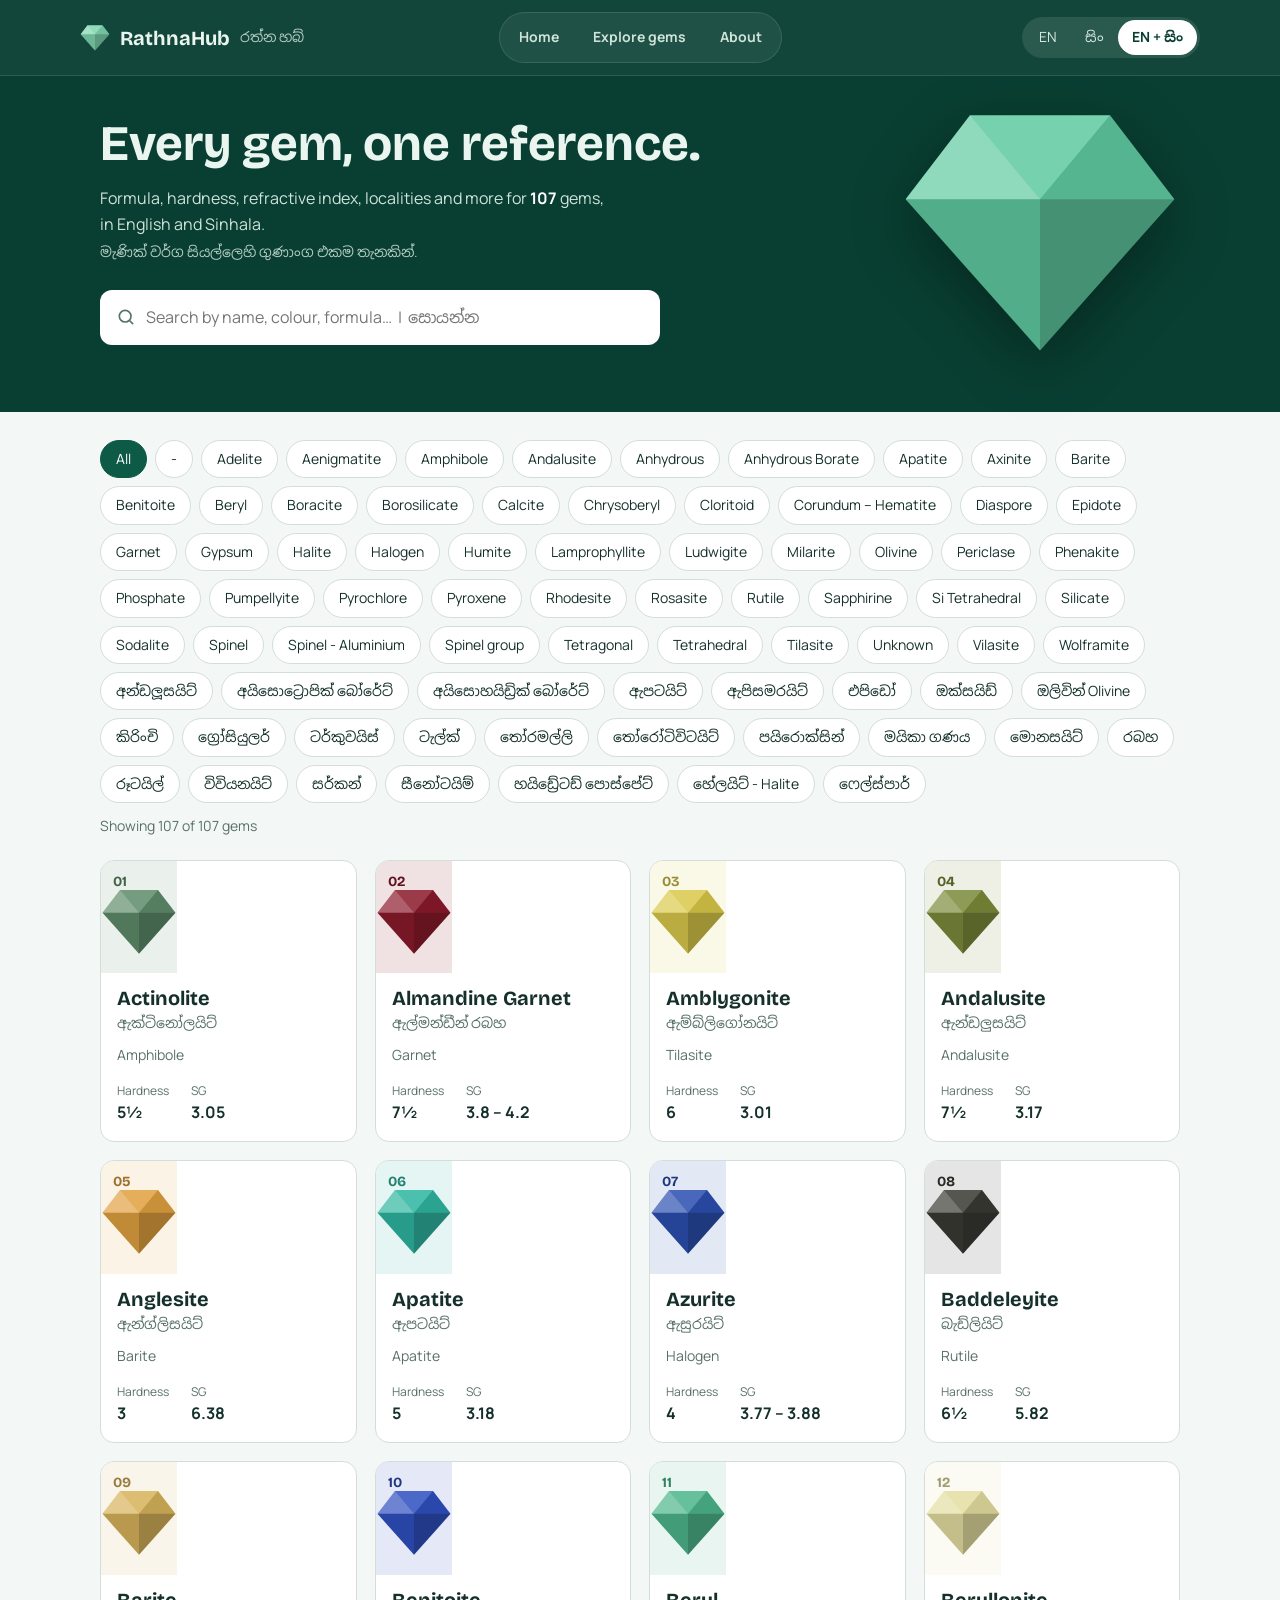
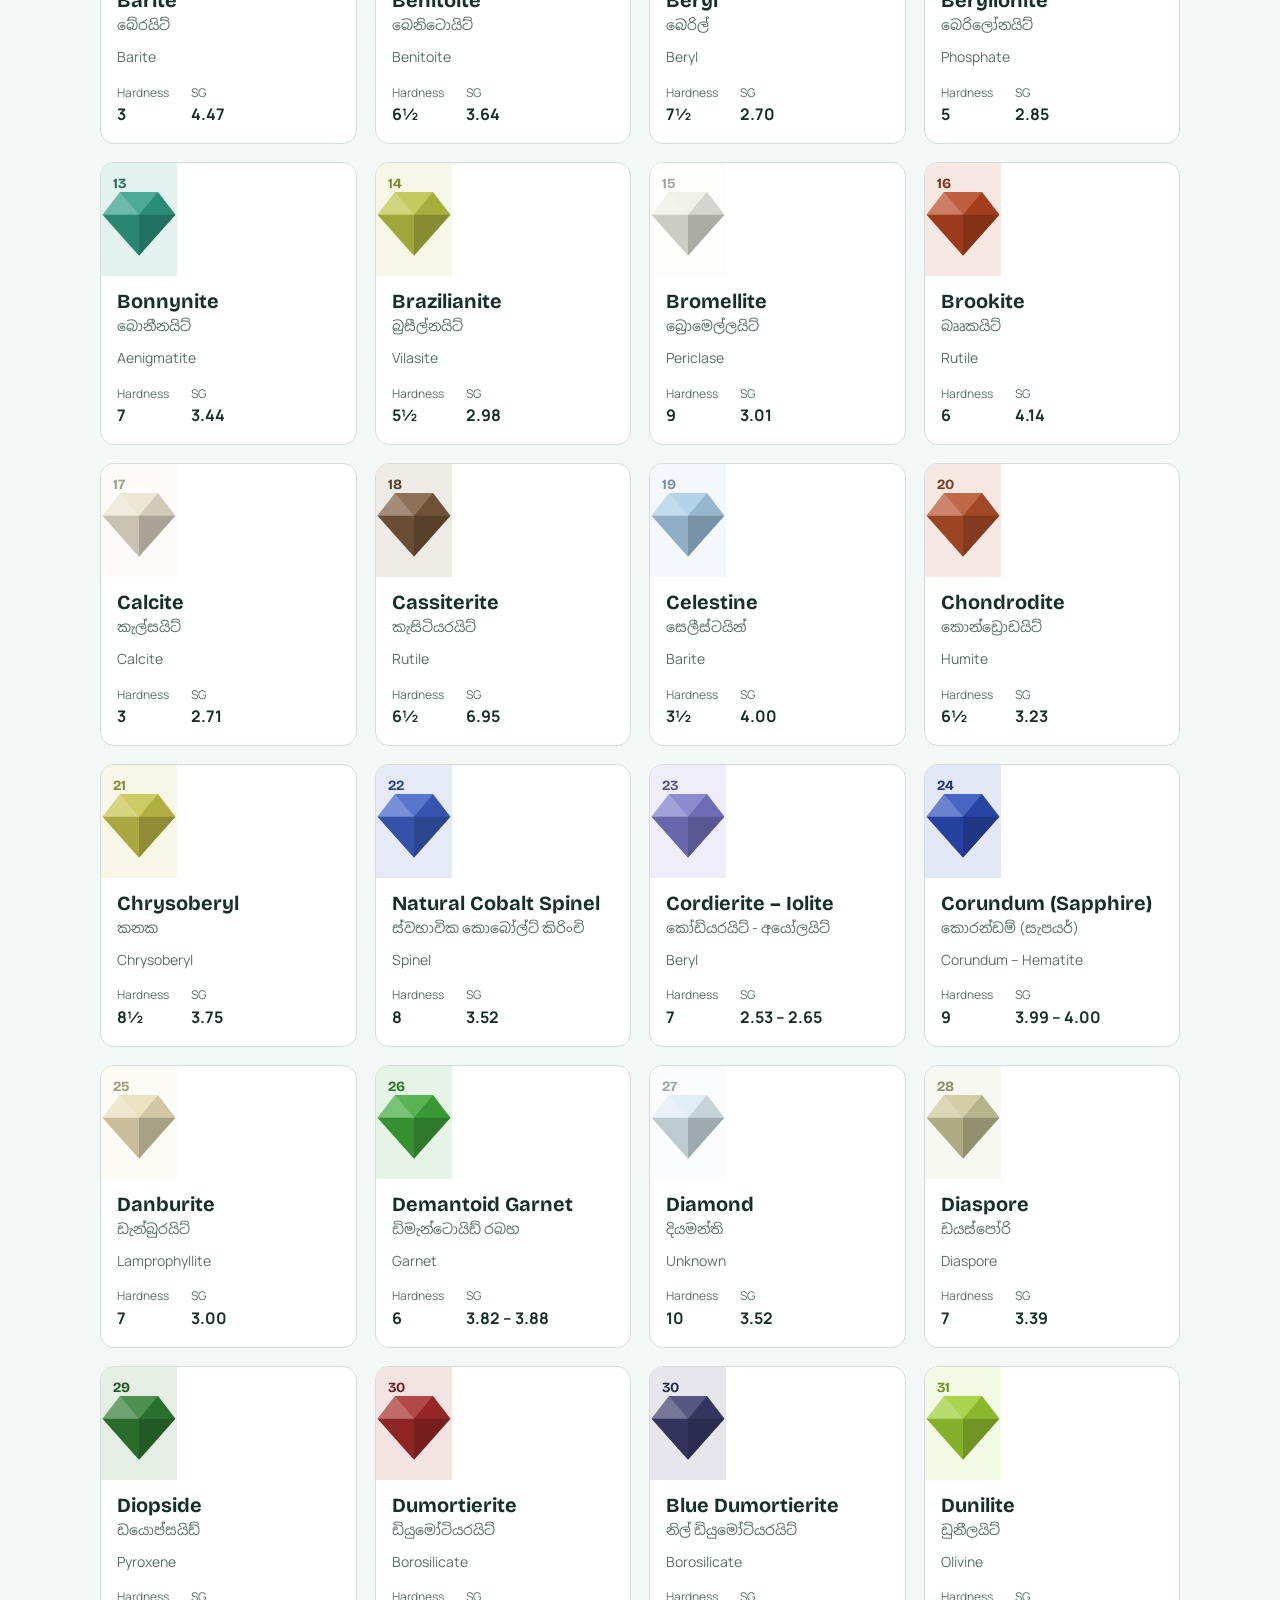
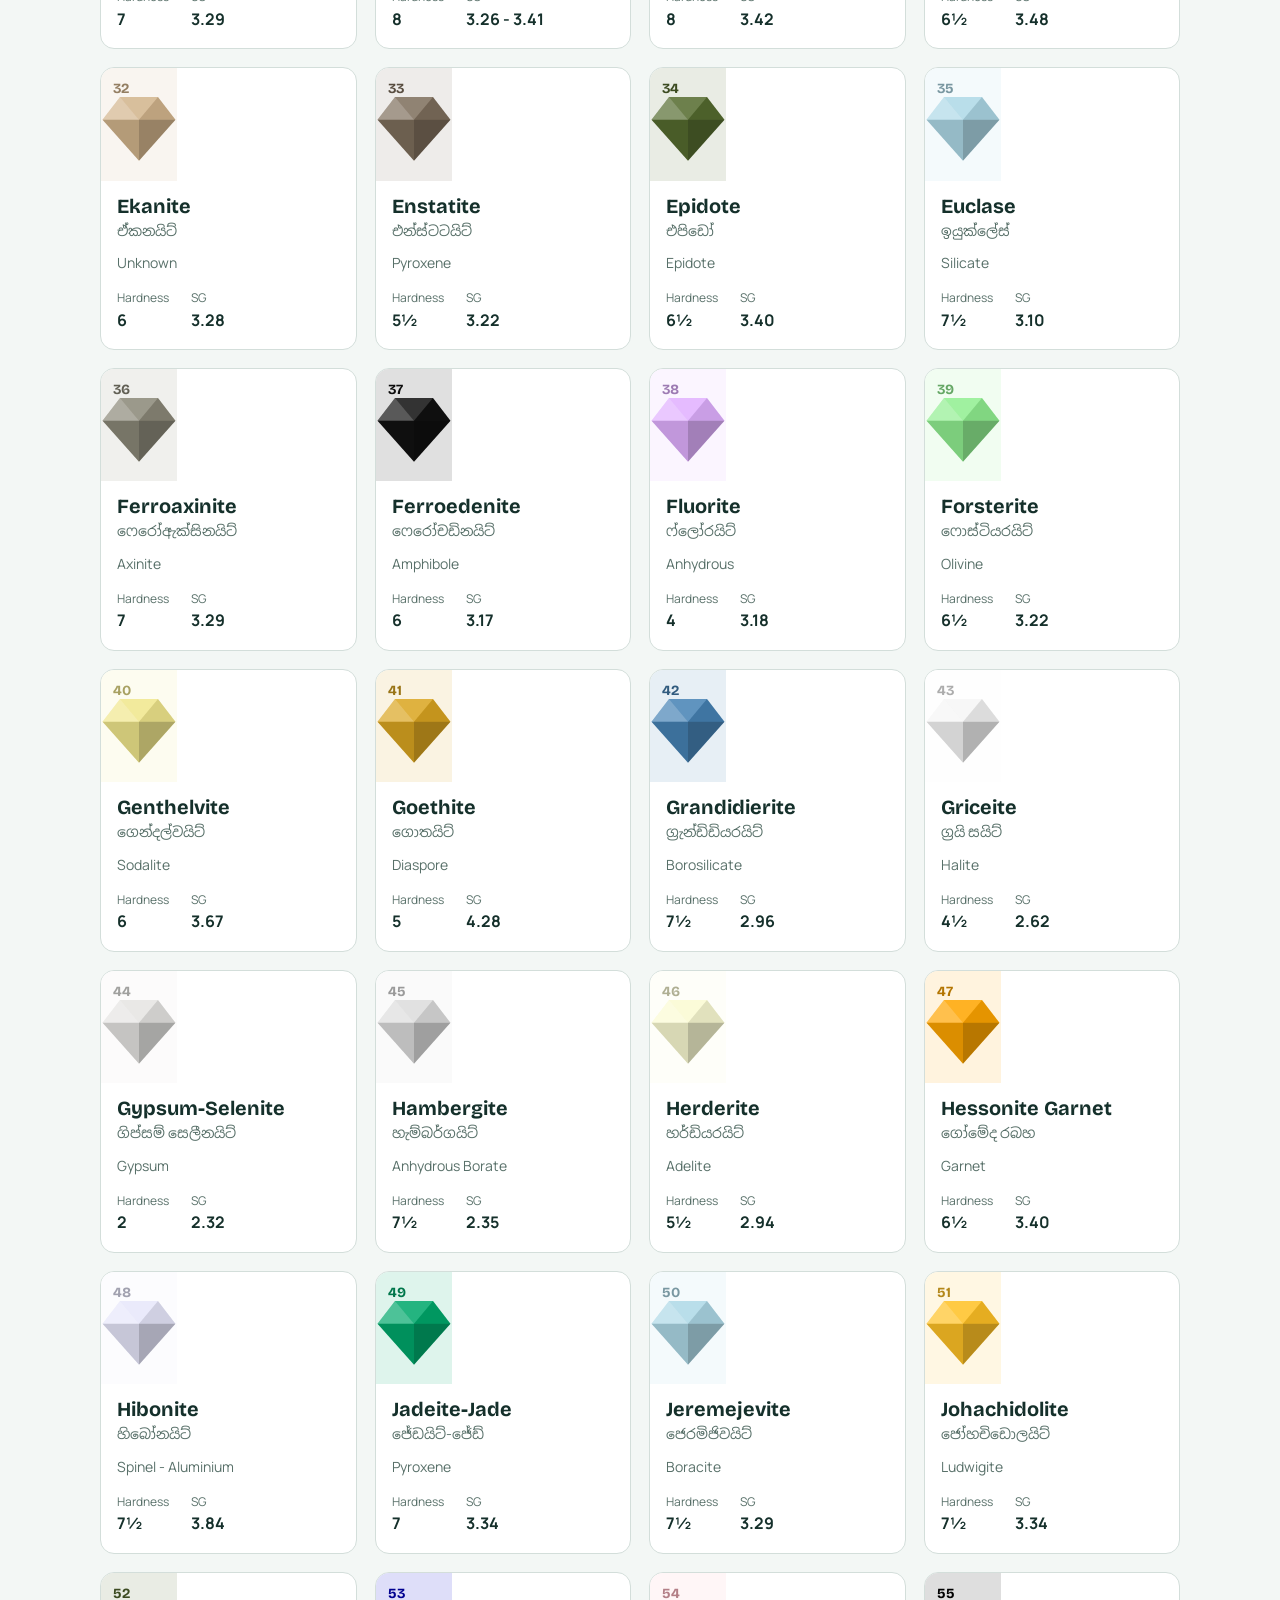
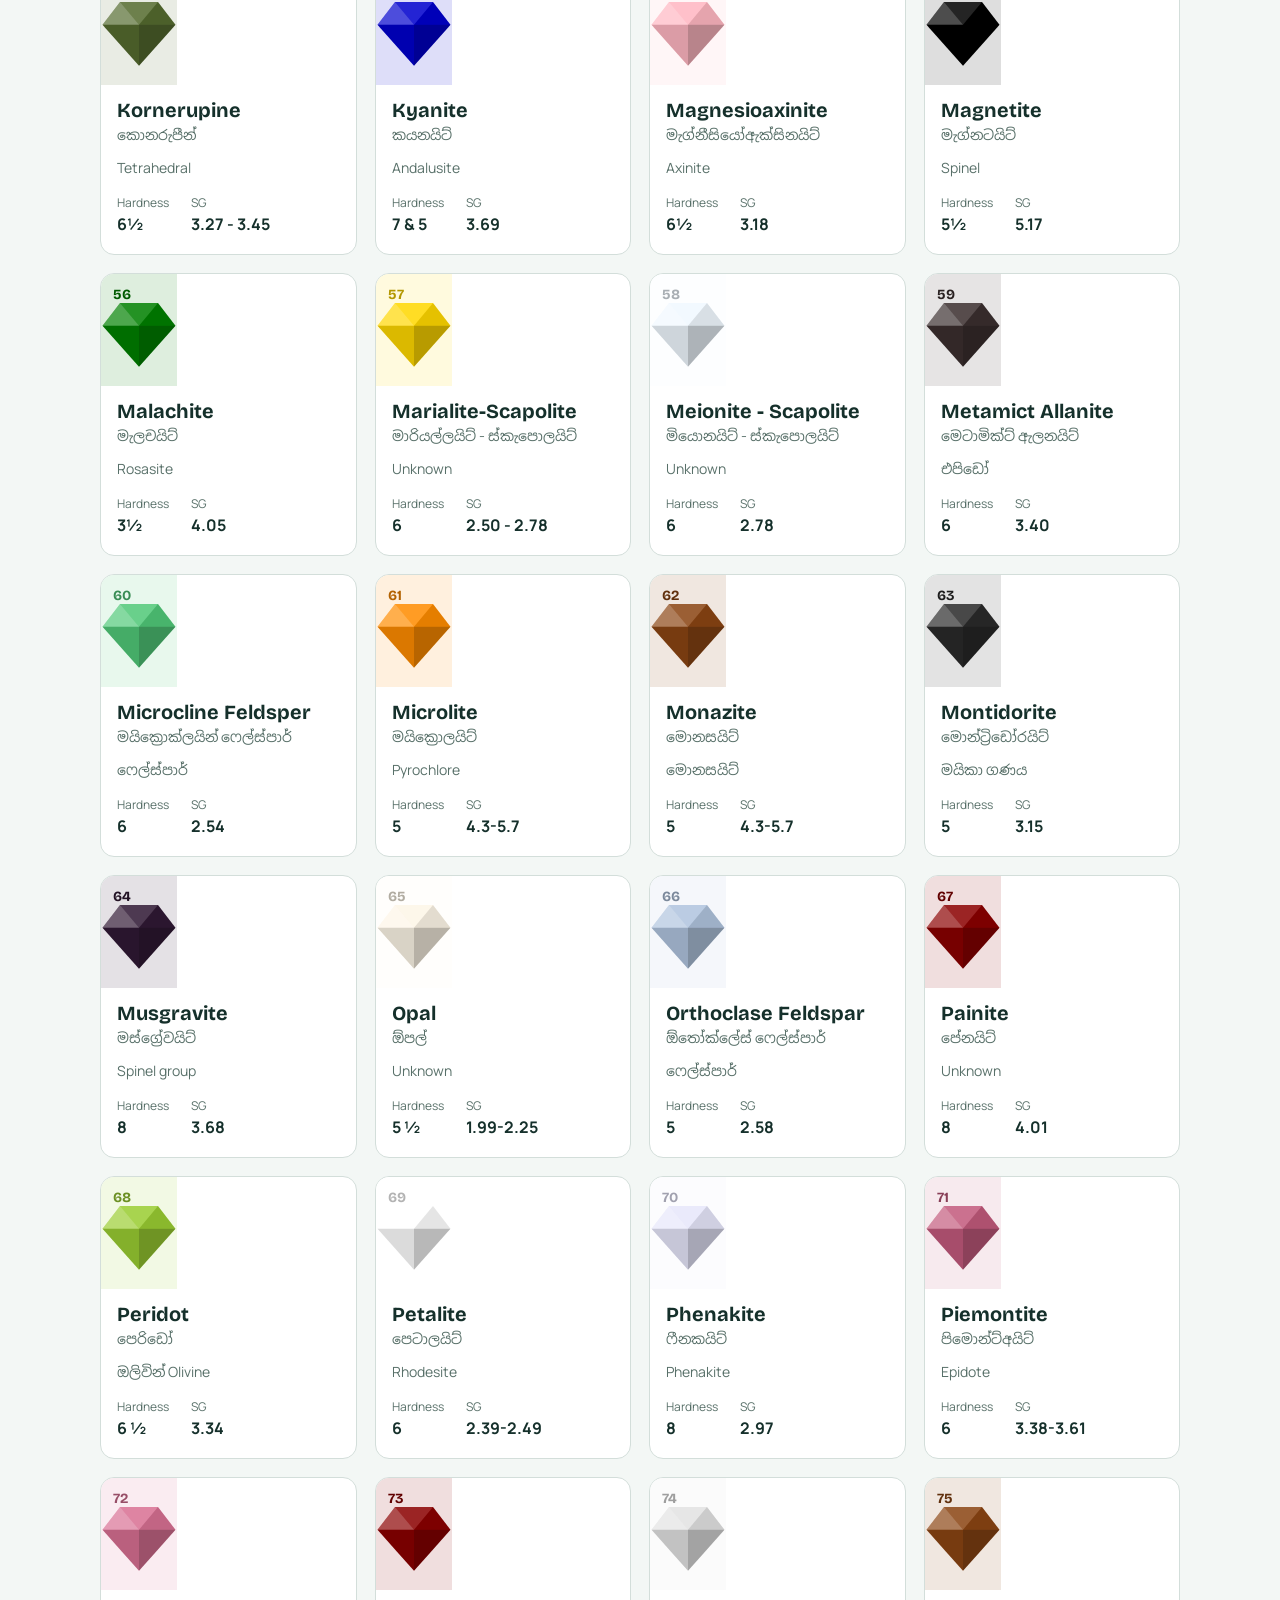
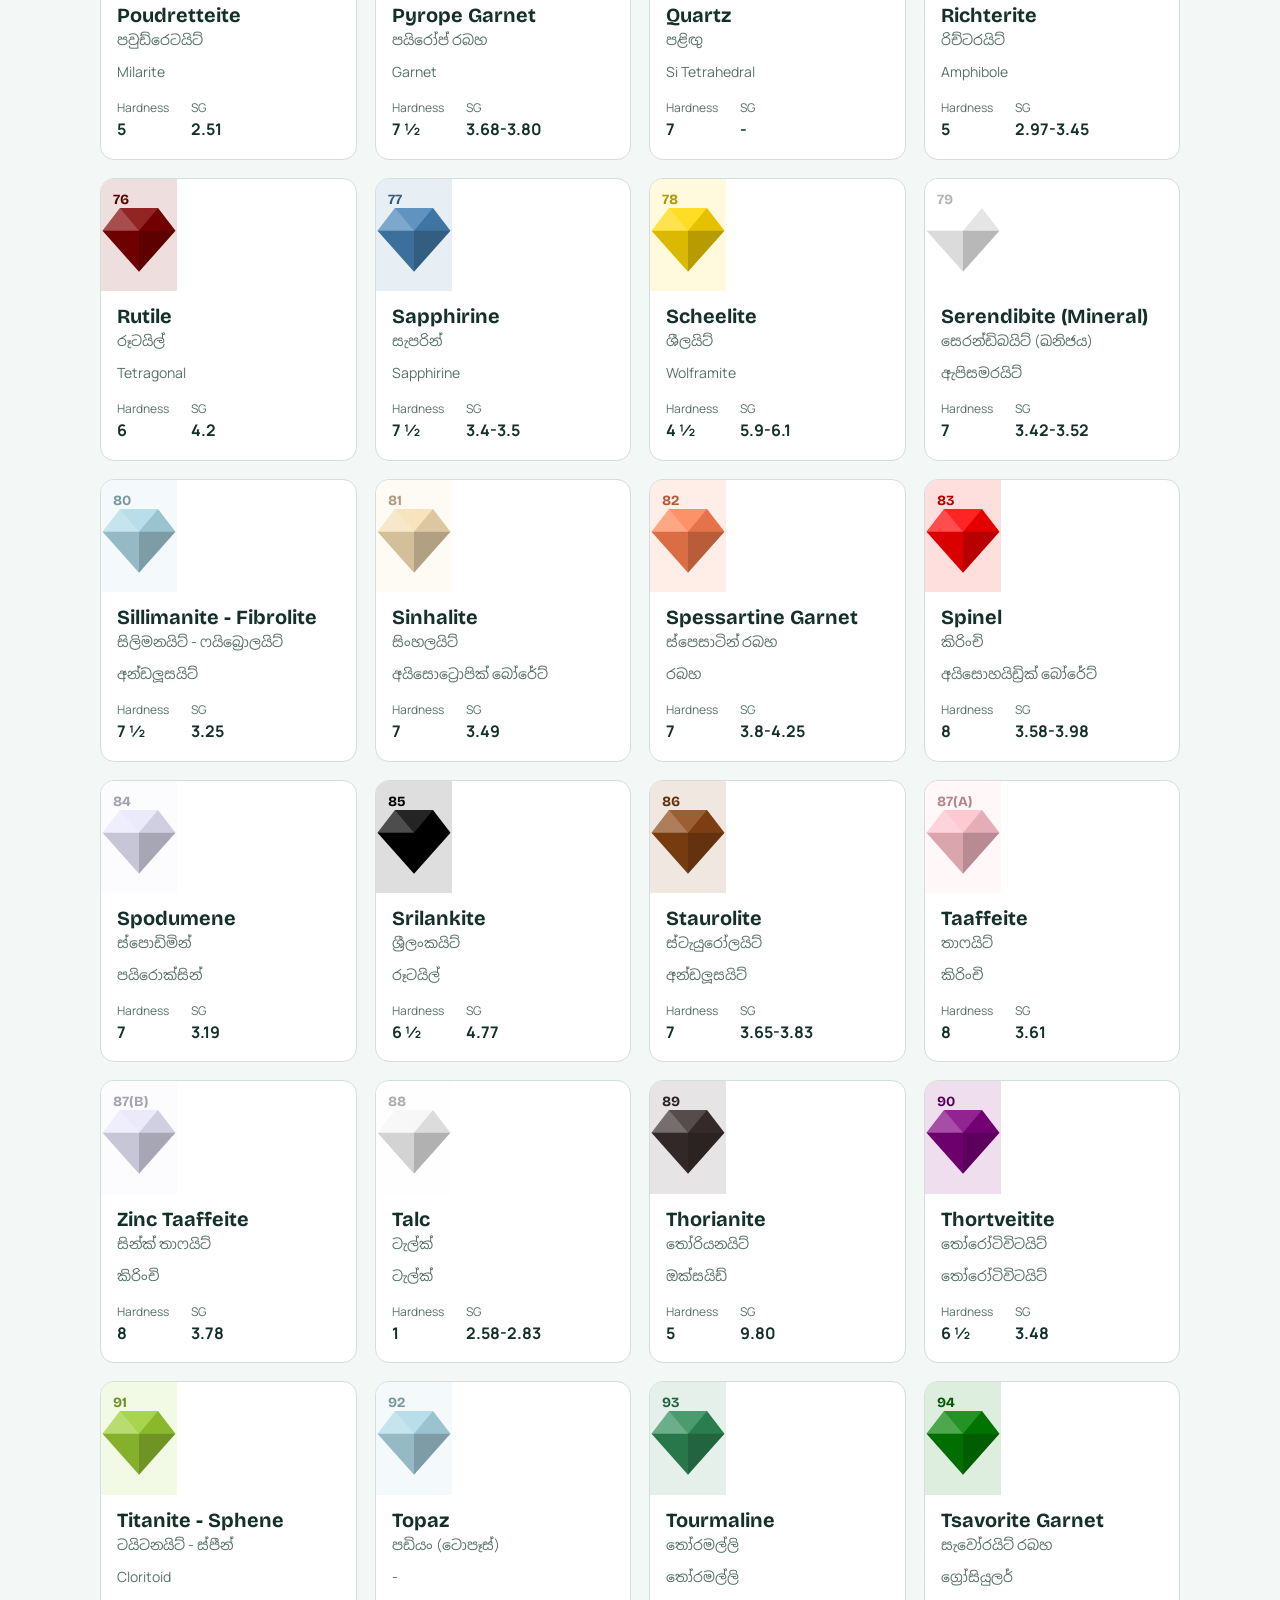
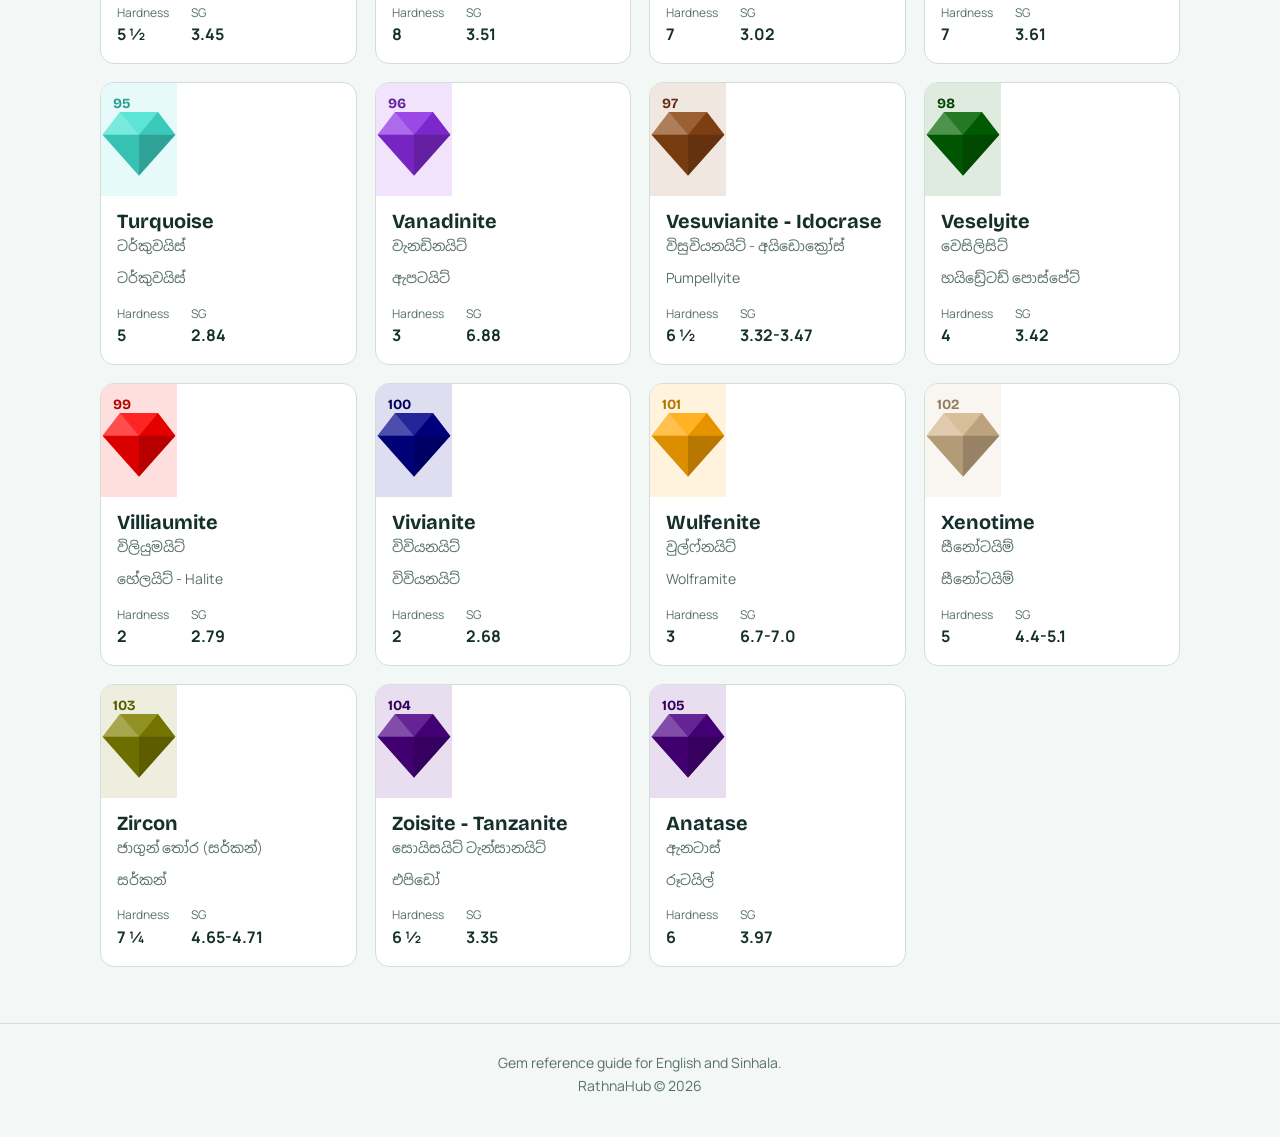
<file: index.html>
<!DOCTYPE html>
<html lang="en">
<head>
  <meta charset="UTF-8">
  <meta name="viewport" content="width=device-width, initial-scale=1">
  <title>RathnaHub – Gem Reference | රත්න හබ්</title>
  <meta name="description" content="Gem properties, formulas and localities in English and Sinhala.">

  <link rel="preconnect" href="https://fonts.googleapis.com">
  <link rel="preconnect" href="https://fonts.gstatic.com" crossorigin>
  <link href="https://fonts.googleapis.com/css2?family=Bricolage+Grotesque:wght@600;700&family=Manrope:wght@400;500;700&family=Noto+Sans+Sinhala:wght@400;500;700&display=swap" rel="stylesheet">
  <link rel="stylesheet" href="style.css">
</head>
<body data-lang="both">
  <div class="page-loader" id="pageLoader" role="status" aria-live="polite">
    <svg class="loader-diamond" viewBox="0 0 120 110" aria-hidden="true">
      <g class="diamond-edges">
        <path d="M30 15h60l21 28-51 53L9 43zM9 43h102M30 15l30 81 30-81M30 15l-1 28 31 53 31-53-1-28M9 43l31 0 20 53 20-53 31 0M30 15l10 28 20-28 20 28 10-28" />
      </g>
      <g class="diamond-nodes">
        <circle cx="30" cy="15" r="3.5" />
        <circle cx="90" cy="15" r="3.5" />
        <circle cx="9" cy="43" r="3.5" />
        <circle cx="30" cy="43" r="3" />
        <circle cx="40" cy="43" r="3" />
        <circle cx="60" cy="15" r="3" />
        <circle cx="60" cy="43" r="3.5" />
        <circle cx="80" cy="43" r="3" />
        <circle cx="90" cy="43" r="3" />
        <circle cx="111" cy="43" r="3.5" />
        <circle cx="60" cy="96" r="4" />
      </g>
    </svg>
    <span class="loader-text">Loading RathnaHub…</span>
  </div>

  <a class="skip-link" href="#gems">Skip to gems</a>

  <!-- ============ HEADER + HERO ============ -->
  <header class="site-header">
    <a class="brand" href="#home" aria-label="RathnaHub home">
      <span class="brand-gem" id="brandGem"></span>
      <span class="brand-name">RathnaHub</span>
      <span class="brand-si">රත්න හබ්</span>
    </a>

    <nav class="site-nav" aria-label="Main navigation">
      <a class="nav-link" href="#home">Home</a>
      <a class="nav-link" href="#gems">Explore gems</a>
      <a class="nav-link" href="about.html">About</a>
    </nav>

    <div class="lang" role="group" aria-label="Language">
      <button type="button" class="lang-btn" data-lang="en" aria-pressed="false">EN</button>
      <button type="button" class="lang-btn" data-lang="si" aria-pressed="false">සිං</button>
      <button type="button" class="lang-btn" data-lang="both" aria-pressed="true">EN + සිං</button>
    </div>
  </header>

  <div class="top">
    <section class="hero" id="home">
      <div class="hero-text">
        <h1>Every gem, one reference.</h1>
        <p class="hero-sub">Formula, hardness, refractive index, localities and more for <strong id="totalCount">0</strong> gems, in English and Sinhala.</p>
        <p class="hero-sub si">මැණික් වර්ග සියල්ලෙහි ගුණාංග එකම තැනකින්.</p>

        <label class="search" for="searchInput">
          <span class="visually-hidden">Search gems</span>
          <svg viewBox="0 0 24 24" aria-hidden="true"><circle cx="11" cy="11" r="7"/><path d="M20 20l-3.5-3.5"/></svg>
          <input id="searchInput" type="search" placeholder="Search by name, colour, formula…  |  සොයන්න" autocomplete="off">
        </label>
      </div>
      <div class="hero-gem" id="heroGem" aria-hidden="true"></div>
    </section>
  </div>

  <!-- ============ GEM BROWSER ============ -->
  <main id="gems" class="browser">
    <div class="toolbar">
      <div class="chips" id="groupChips" role="group" aria-label="Filter by gem group"></div>
      <p class="count" id="resultCount" aria-live="polite"></p>
    </div>

    <ul class="grid" id="gemGrid"></ul>

    <div class="empty" id="emptyState" hidden>
      <p><strong>No gems match your search.</strong></p>
      <p>Try a shorter word, or clear the group filter.</p>
      <button type="button" class="btn" id="resetBtn">Clear search and filter</button>
    </div>
  </main>

  <!-- ============ GEM DETAIL (native <dialog>) ============ -->
  <dialog id="gemDialog" aria-labelledby="dlgTitle">
    <article class="sheet">
      <header class="sheet-head">
        <div class="sheet-visual" id="dlgGem"></div>
        <div class="sheet-titles">
          <p class="sheet-no" id="dlgNo"></p>
          <h2 id="dlgTitle" class="en-only"></h2>
          <p class="sheet-si si-only" id="dlgSi"></p>
        </div>
        <button type="button" class="icon-btn" id="dlgClose" aria-label="Close">
          <svg viewBox="0 0 24 24" aria-hidden="true"><path d="M6 6l12 12M18 6L6 18"/></svg>
        </button>
      </header>

      <div class="sheet-body">
        <dl class="props" id="dlgProps"></dl>
      </div>

      <footer class="sheet-foot">
        <button type="button" class="btn ghost" id="dlgPrev">‹ Previous</button>
        <button type="button" class="btn ghost" id="dlgNext">Next ›</button>
      </footer>
    </article>
  </dialog>

  <footer class="site-footer" id="about">
    <p>Gem reference guide for English and Sinhala.</p>
    <p class="si">RathnaHub &copy; <span id="year"></span></p>
  </footer>

  <!-- Order matters: data first, then app logic -->
  <script src="data.js"></script>
  <script src="app.js"></script>
</body>
</html>
</file>
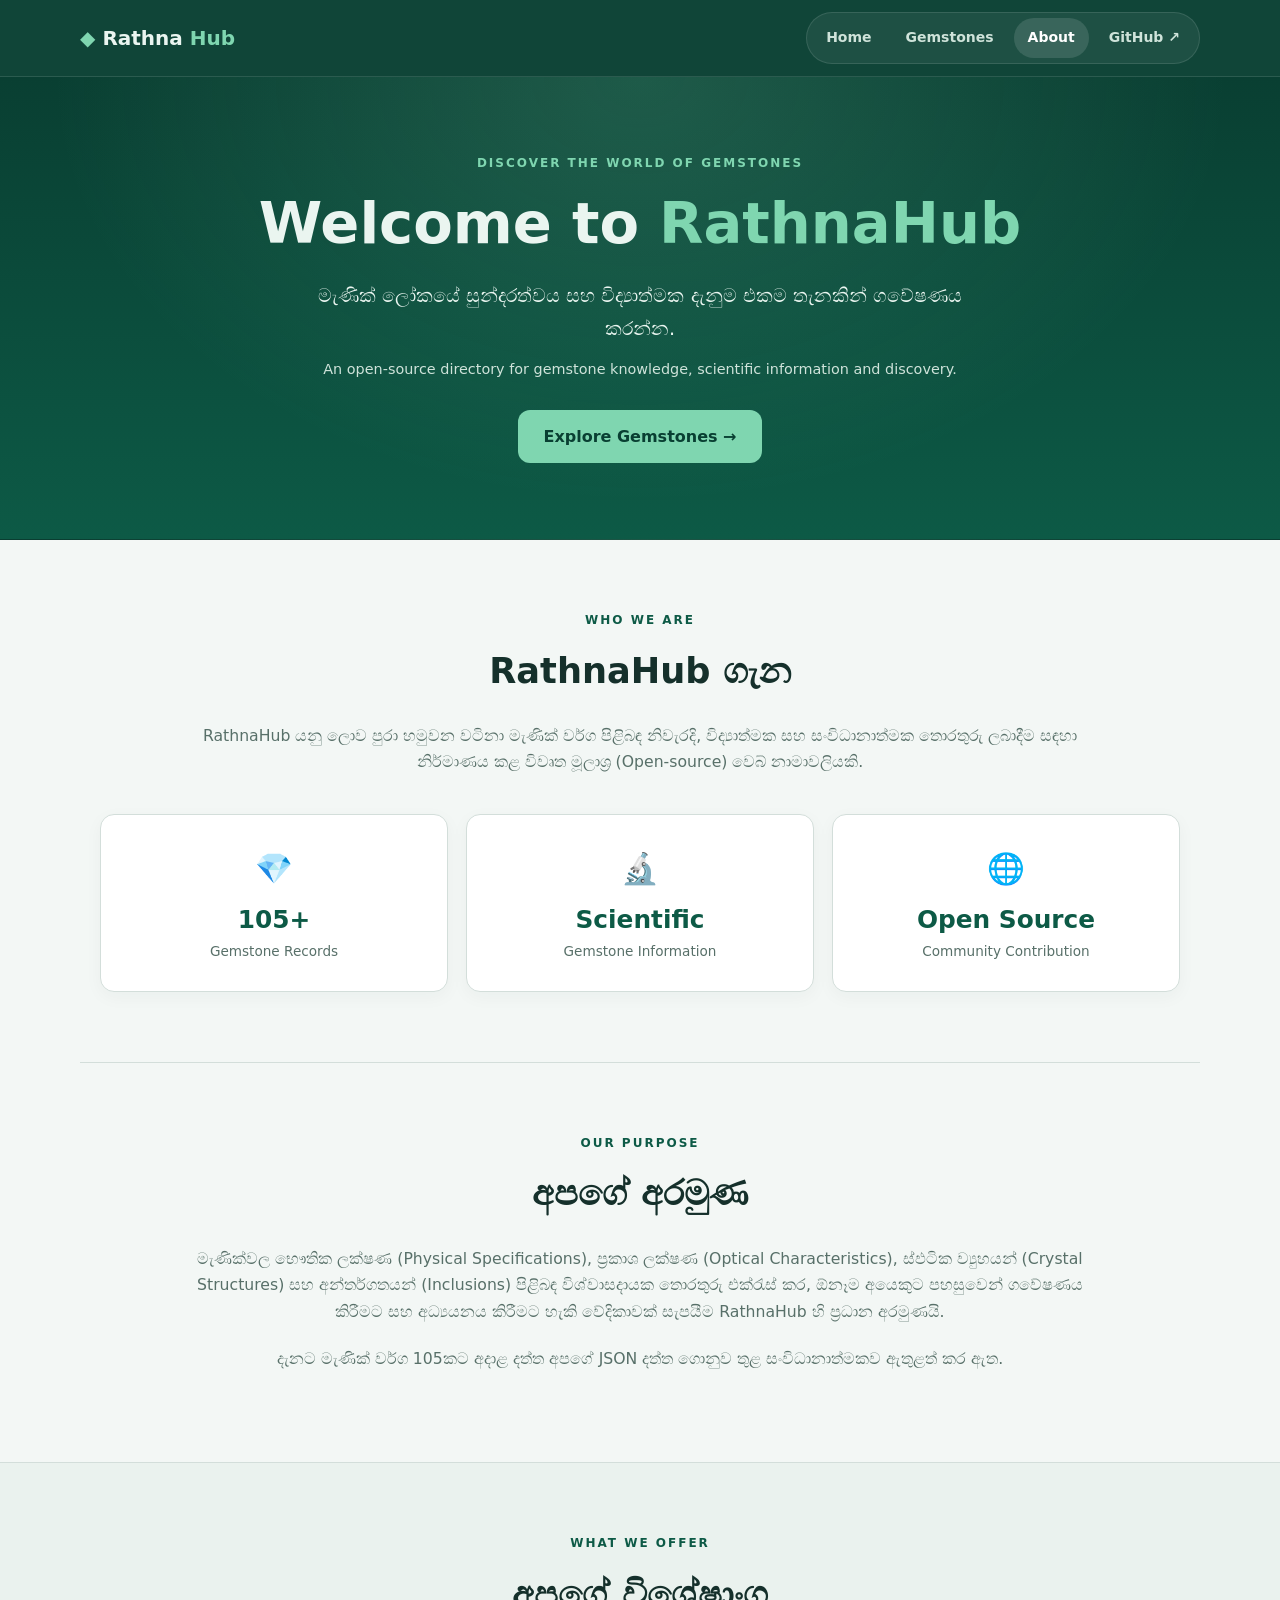
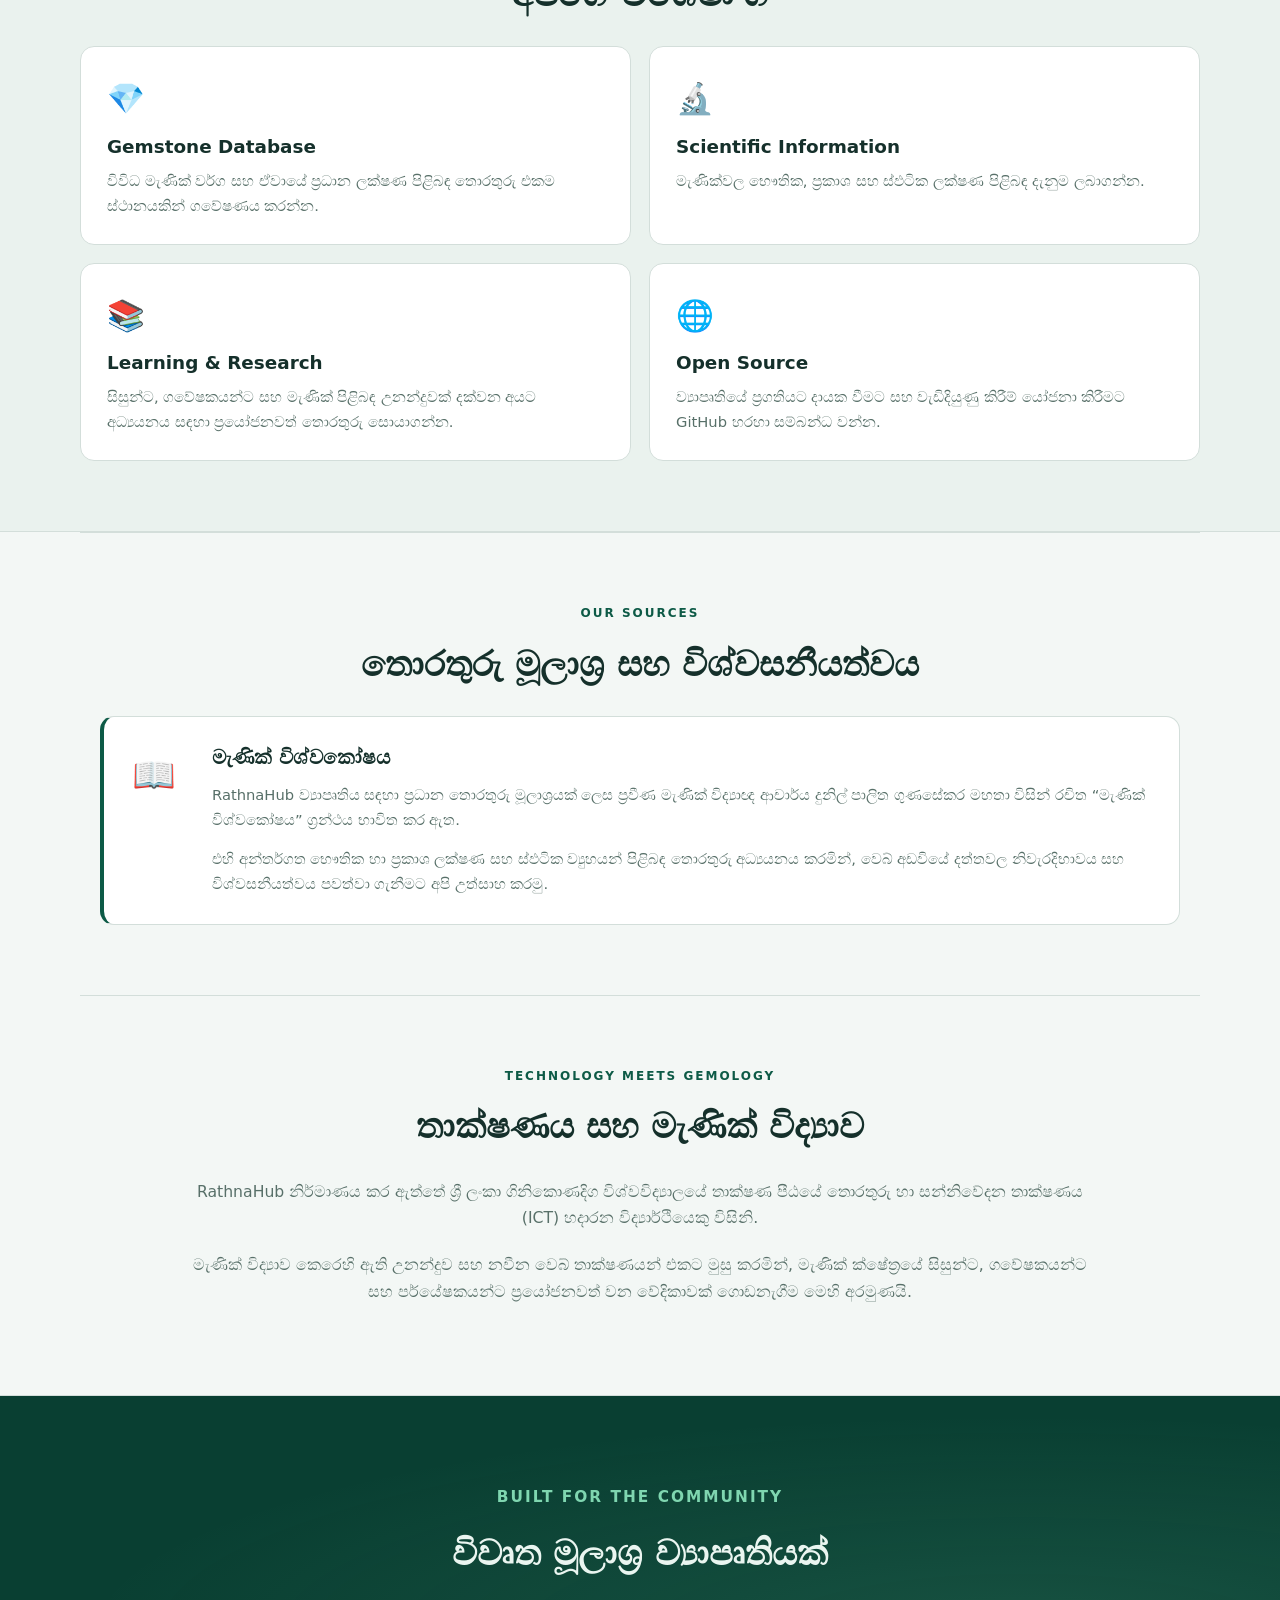
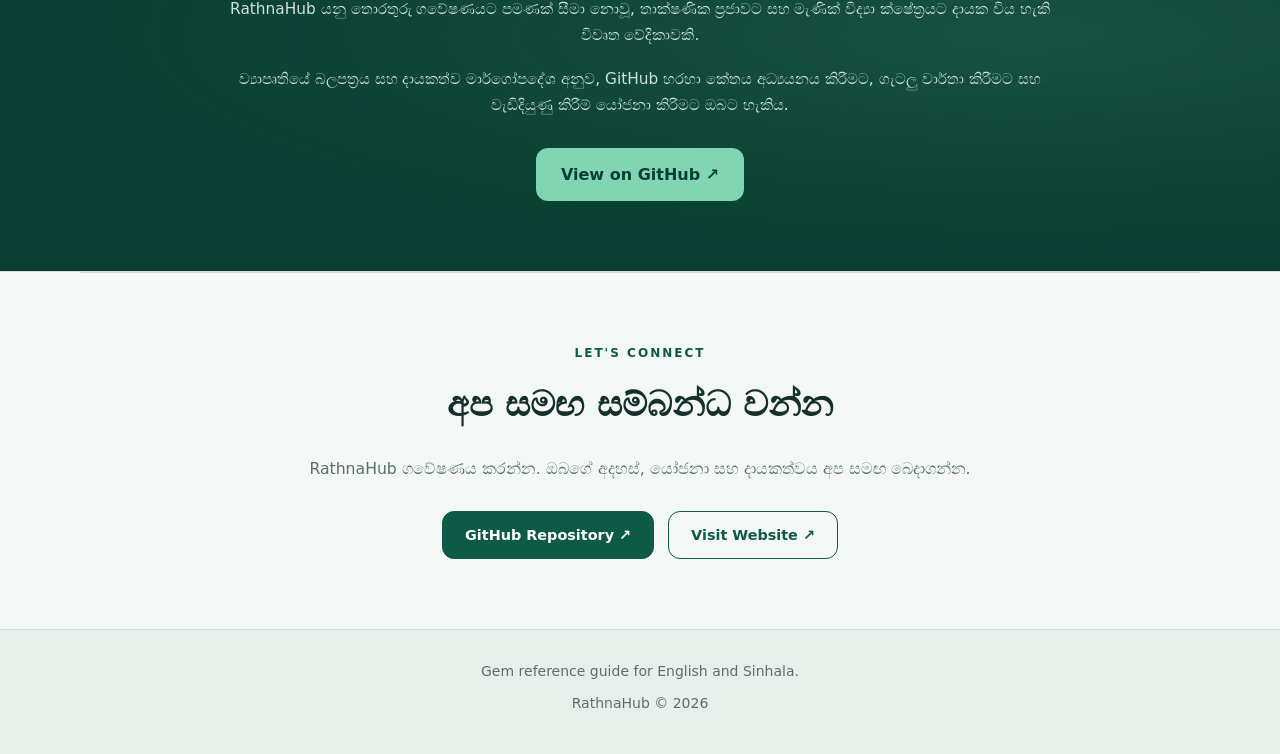
<file: about.html>
<!DOCTYPE html>
<html lang="si">
<head>
    <meta charset="UTF-8">
    <meta name="viewport" content="width=device-width, initial-scale=1.0">

    <title>About Us | RathnaHub</title>

    <meta name="description"
          content="Learn about RathnaHub, an open-source gemstone information directory focused on gemology and scientific knowledge.">

    <link rel="stylesheet" href="about.css">
</head>
<body>

    <!-- Header -->
    <header class="site-header">
        <a href="index.html" class="logo">
            <span class="logo-icon">◆</span>
            Rathna<span>Hub</span>
        </a>

        <nav class="navbar">
            <a href="index.html">Home</a>
            <a href="index.html#gemstones">Gemstones</a>
            <a href="about.html" class="active">About</a>
            <a href="https://github.com/Mr-G01/RathnaHub"
               target="_blank"
               rel="noopener noreferrer">GitHub ↗</a>
        </nav>
    </header>

    <main>

        <!-- Hero Section -->
        <section class="hero">
            <div class="hero-content">
                <p class="eyebrow">DISCOVER THE WORLD OF GEMSTONES</p>

                <h1>
                    Welcome to <span>RathnaHub</span>
                </h1>

                <p class="hero-description">
                    මැණික් ලෝකයේ සුන්දරත්වය සහ විද්‍යාත්මක
                    දැනුම එකම තැනකින් ගවේෂණය කරන්න.
                </p>

                <p class="hero-subtitle">
                    An open-source directory for gemstone
                    knowledge, scientific information and discovery.
                </p>

                <a href="index.html#gemstones" class="primary-btn">
                    Explore Gemstones →
                </a>
            </div>
        </section>

        <!-- About Section -->
        <section class="section about-section">
            <div class="section-heading">
                <p class="eyebrow">WHO WE ARE</p>
                <h2>RathnaHub ගැන</h2>
            </div>

            <p class="section-description">
                RathnaHub යනු ලොව පුරා හමුවන වටිනා මැණික් වර්ග
                පිළිබඳ නිවැරදි, විද්‍යාත්මක සහ සංවිධානාත්මක
                තොරතුරු ලබාදීම සඳහා නිර්මාණය කළ විවෘත මූලාශ්‍ර
                (Open-source) වෙබ් නාමාවලියකි.
            </p>

            <div class="stats-grid">
                <article class="stat-card">
                    <span class="stat-icon">💎</span>
                    <h3>105+</h3>
                    <p>Gemstone Records</p>
                </article>

                <article class="stat-card">
                    <span class="stat-icon">🔬</span>
                    <h3>Scientific</h3>
                    <p>Gemstone Information</p>
                </article>

                <article class="stat-card">
                    <span class="stat-icon">🌐</span>
                    <h3>Open Source</h3>
                    <p>Community Contribution</p>
                </article>
            </div>
        </section>

        <!-- Mission Section -->
        <section class="section mission-section">
            <div class="section-heading">
                <p class="eyebrow">OUR PURPOSE</p>
                <h2>අපගේ අරමුණ</h2>
            </div>

            <p class="section-description">
                මැණික්වල භෞතික ලක්ෂණ (Physical Specifications),
                ප්‍රකාශ ලක්ෂණ (Optical Characteristics), ස්ඵටික
                ව්‍යුහයන් (Crystal Structures) සහ අන්තර්ගතයන්
                (Inclusions) පිළිබඳ විශ්වාසදායක තොරතුරු එක්රැස් කර,
                ඕනෑම අයෙකුට පහසුවෙන් ගවේෂණය කිරීමට සහ අධ්‍යයනය
                කිරීමට හැකි වේදිකාවක් සැපයීම RathnaHub හි ප්‍රධාන
                අරමුණයි.
            </p>

            <p class="section-description">
                දැනට මැණික් වර්ග 105කට අදාළ දත්ත අපගේ JSON
                දත්ත ගොනුව තුළ සංවිධානාත්මකව ඇතුළත් කර ඇත.
            </p>
        </section>

        <!-- Features Section -->
        <section class="section features-section">
            <div class="section-heading">
                <p class="eyebrow">WHAT WE OFFER</p>
                <h2>අපගේ විශේෂාංග</h2>
            </div>

            <div class="features-grid">

                <article class="feature-card">
                    <div class="feature-icon">💎</div>
                    <h3>Gemstone Database</h3>
                    <p>
                        විවිධ මැණික් වර්ග සහ ඒවායේ ප්‍රධාන
                        ලක්ෂණ පිළිබඳ තොරතුරු එකම ස්ථානයකින්
                        ගවේෂණය කරන්න.
                    </p>
                </article>

                <article class="feature-card">
                    <div class="feature-icon">🔬</div>
                    <h3>Scientific Information</h3>
                    <p>
                        මැණික්වල භෞතික, ප්‍රකාශ සහ ස්ඵටික
                        ලක්ෂණ පිළිබඳ දැනුම ලබාගන්න.
                    </p>
                </article>

                <article class="feature-card">
                    <div class="feature-icon">📚</div>
                    <h3>Learning & Research</h3>
                    <p>
                        සිසුන්ට, ගවේෂකයන්ට සහ මැණික් පිළිබඳ
                        උනන්දුවක් දක්වන අයට අධ්‍යයනය සඳහා
                        ප්‍රයෝජනවත් තොරතුරු සොයාගන්න.
                    </p>
                </article>

                <article class="feature-card">
                    <div class="feature-icon">🌐</div>
                    <h3>Open Source</h3>
                    <p>
                        ව්‍යාපෘතියේ ප්‍රගතියට දායක වීමට සහ
                        වැඩිදියුණු කිරීම් යෝජනා කිරීමට
                        GitHub හරහා සම්බන්ධ වන්න.
                    </p>
                </article>

            </div>
        </section>

        <!-- Sources Section -->
        <section class="section sources-section">
            <div class="section-heading">
                <p class="eyebrow">OUR SOURCES</p>
                <h2>තොරතුරු මූලාශ්‍ර සහ විශ්වසනීයත්වය</h2>
            </div>

            <div class="source-box">
                <div class="source-icon">📖</div>

                <div>
                    <h3>මැණික් විශ්වකෝෂය</h3>

                    <p>
                        RathnaHub ව්‍යාපෘතිය සඳහා ප්‍රධාන
                        තොරතුරු මූලාශ්‍රයක් ලෙස ප්‍රවීණ මැණික්
                        විද්‍යාඥ ආචාර්ය දුනිල් පාලිත ගුණසේකර
                        මහතා විසින් රචිත “මැණික් විශ්වකෝෂය”
                        ග්‍රන්ථය භාවිත කර ඇත.
                    </p>

                    <p>
                        එහි අන්තර්ගත භෞතික හා ප්‍රකාශ ලක්ෂණ
                        සහ ස්ඵටික ව්‍යුහයන් පිළිබඳ තොරතුරු
                        අධ්‍යයනය කරමින්, වෙබ් අඩවියේ දත්තවල
                        නිවැරදිභාවය සහ විශ්වසනීයත්වය පවත්වා
                        ගැනීමට අපි උත්සාහ කරමු.
                    </p>
                </div>
            </div>
        </section>

        <!-- Technology Section -->
        <section class="section technology-section">
            <div class="section-heading">
                <p class="eyebrow">TECHNOLOGY MEETS GEMOLOGY</p>
                <h2>තාක්ෂණය සහ මැණික් විද්‍යාව</h2>
            </div>

            <p class="section-description">
                RathnaHub නිර්මාණය කර ඇත්තේ ශ්‍රී ලංකා
                ගිනිකොණදිග විශ්වවිද්‍යාලයේ තාක්ෂණ පීඨයේ
                තොරතුරු හා සන්නිවේදන තාක්ෂණය (ICT) හදාරන
                විද්‍යාර්ථියෙකු විසිනි.
            </p>

            <p class="section-description">
                මැණික් විද්‍යාව කෙරෙහි ඇති උනන්දුව සහ නවීන
                වෙබ් තාක්ෂණයන් එකට මුසු කරමින්, මැණික්
                ක්ෂේත්‍රයේ සිසුන්ට, ගවේෂකයන්ට සහ පර්යේෂකයන්ට
                ප්‍රයෝජනවත් වන වේදිකාවක් ගොඩනැගීම මෙහි අරමුණයි.
            </p>
        </section>

        <!-- Open Source Section -->
        <section class="section open-source-section">
            <div class="open-source-content">
                <p class="eyebrow">BUILT FOR THE COMMUNITY</p>

                <h2>විවෘත මූලාශ්‍ර ව්‍යාපෘතියක්</h2>

                <p>
                    RathnaHub යනු තොරතුරු ගවේෂණයට පමණක් සීමා
                    නොවූ, තාක්ෂණික ප්‍රජාවට සහ මැණික් විද්‍යා
                    ක්ෂේත්‍රයට දායක විය හැකි විවෘත වේදිකාවකි.
                </p>

                <p>
                    ව්‍යාපෘතියේ බලපත්‍රය සහ දායකත්ව මාර්ගෝපදේශ
                    අනුව, GitHub හරහා කේතය අධ්‍යයනය කිරීමට,
                    ගැටලු වාර්තා කිරීමට සහ වැඩිදියුණු කිරීම්
                    යෝජනා කිරීමට ඔබට හැකිය.
                </p>

                <a
                    href="https://github.com/Mr-G01/RathnaHub"
                    class="primary-btn"
                    target="_blank"
                    rel="noopener noreferrer">
                    <span>View on GitHub ↗</span>
                </a>
            </div>
        </section>

        <!-- Contact Section -->
        <section class="section contact-section">
            <div class="section-heading">
                <p class="eyebrow">LET'S CONNECT</p>
                <h2>අප සමඟ සම්බන්ධ වන්න</h2>
            </div>

            <p class="section-description">
                RathnaHub ගවේෂණය කරන්න. ඔබගේ අදහස්,
                යෝජනා සහ දායකත්වය අප සමඟ බෙදාගන්න.
            </p>

            <div class="contact-links">
                <a
                    href="https://github.com/Mr-G01/RathnaHub"
                    target="_blank"
                    rel="noopener noreferrer"
                    class="contact-btn">
                    GitHub Repository ↗
                </a>

                <a
                    href="https://mr-g01.github.io/RathnaHub/"
                    class="contact-btn secondary-btn">
                    Visit Website ↗
                </a>
            </div>
        </section>

    </main>

    <!-- Footer -->
    <footer class="site-footer">
        <p>Gem reference guide for English and Sinhala.</p>
        <p class="si">RathnaHub &copy; <span id="year"></span></p>
    </footer>

    <script>
        document.getElementById("year").textContent =
            new Date().getFullYear();
    </script>

</body>
</html>
</file>
<file: style.css>
/* =========================================================
   RathnaHub – style.css
   1. Tokens   2. Base   3. Header/Hero   4. Browser
   5. Cards    6. Dialog (gem sheet)     7. Footer   8. Motion
   ========================================================= */

/* ---------- 1. TOKENS ---------- */
:root {
  --paper: #f3f7f5;
  --card: #ffffff;
  --ink: #15302b;
  --muted: #587069;
  --line: #d3deda;

  --emerald: #0d5a46;       /* echoes the green title band in the book */
  --emerald-deep: #093f32;
  --sapphire: #2c5e8c;      /* focus + interactive accents */

  --font-body: "Manrope", "Noto Sans Sinhala", system-ui, sans-serif;
  --font-display: "Bricolage Grotesque", "Noto Sans Sinhala", system-ui, sans-serif;

  --step--1: 0.875rem;
  --step-0: 1rem;
  --step-1: 1.25rem;
  --step-2: 1.6rem;
  --step-3: clamp(2rem, 4.5vw, 3.1rem);

  --r-card: 14px;
  --r-sheet: 18px;
  --r-input: 12px;
}

/* ---------- 2. BASE ---------- */
*, *::before, *::after { box-sizing: border-box; }
html { -webkit-text-size-adjust: 100%; scroll-behavior: smooth; }

body {
  margin: 0;
  font-family: var(--font-body);
  font-size: var(--step-0);
  line-height: 1.6;
  color: var(--ink);
  background: var(--paper);
}

h1, h2, h3 { font-family: var(--font-display); line-height: 1.15; margin: 0; }
p { margin: 0; }
ul { list-style: none; margin: 0; padding: 0; }
button, input { font: inherit; color: inherit; }
svg { display: block; }

:focus-visible { outline: 3px solid var(--sapphire); outline-offset: 2px; }

.visually-hidden {
  position: absolute; width: 1px; height: 1px; overflow: hidden;
  clip: rect(0 0 0 0); white-space: nowrap;
}
.skip-link {
  position: absolute; left: 12px; top: -60px; z-index: 50;
  background: #fff; color: var(--ink); padding: 8px 14px; border-radius: 8px;
}
.skip-link:focus { top: 12px; }

.page-loader {
  position: fixed; inset: 0; z-index: 100;
  display: grid; place-content: center; justify-items: center; gap: 16px;
  background: var(--emerald-deep); color: #eaf5f0;
  transition: opacity 0.3s ease, visibility 0s linear 0.3s;
}
.page-loader.is-hidden { opacity: 0; visibility: hidden; pointer-events: none; }
.loader-diamond {
  width: 112px; height: 104px; overflow: visible;
  filter: drop-shadow(0 0 12px rgba(127,214,176,0.25));
  transform-style: preserve-3d;
  animation: diamond-rotate 3.2s linear infinite;
}
.diamond-edges {
  fill: none; stroke: #7fd6b0; stroke-width: 1.5;
  stroke-linecap: round; stroke-linejoin: round;
}
.diamond-nodes { fill: #eaf5f0; }
.diamond-nodes circle:nth-child(3n) { fill: #7fd6b0; }
@keyframes diamond-rotate {
  from { transform: perspective(360px) rotateY(0deg) rotateZ(0deg); }
  to { transform: perspective(360px) rotateY(360deg) rotateZ(360deg); }
}
.loader-text { font-size: var(--step--1); font-weight: 700; }

/* Language switching: data-lang on <body> = en | si | both */
body[data-lang="en"] .si-only { display: none; }
body[data-lang="si"] .en-only { display: none; }
/* In Sinhala-only mode the Sinhala name becomes the primary title */
body[data-lang="si"] .card-si { color: var(--ink); font-family: var(--font-display); font-weight: 700; font-size: var(--step-1); }
body[data-lang="si"] .sheet-si { font-family: var(--font-display); font-weight: 700; font-size: var(--step-2); opacity: 1; }
body[data-lang="si"] .prop dt .si-label { color: var(--ink); font-weight: 700; font-size: var(--step-0); }
body[data-lang="si"] .prop dd .si-val { color: var(--ink); font-size: var(--step-0); }

/* ---------- 3. HEADER + HERO ---------- */
.top { background: var(--emerald-deep); color: #eaf5f0; }

.site-header {
  position: sticky; top: 0; z-index: 20;
  min-height: 76px; padding: 12px max(20px, calc((100% - 1120px) / 2));
  display: grid; grid-template-columns: 1fr auto 1fr; align-items: center; gap: 20px;
  background: rgba(9, 63, 50, 0.96); color: #eaf5f0;
  border-bottom: 1px solid rgba(234,245,240,0.12);
  backdrop-filter: blur(14px);
}
.brand { display: flex; align-items: center; gap: 10px; color: inherit; text-decoration: none; }
.brand-gem { width: 30px; }
.brand-name { font-family: var(--font-display); font-weight: 700; font-size: var(--step-1); }
.brand-si { opacity: 0.75; font-size: var(--step--1); }

.site-nav {
  display: flex; align-items: center; gap: 6px;
  padding: 5px; border: 1px solid rgba(234,245,240,0.12);
  border-radius: 999px; background: rgba(255,255,255,0.06);
}
.nav-link {
  padding: 8px 14px; border-radius: 999px; color: #cfe3da;
  text-decoration: none; font-size: var(--step--1); font-weight: 700;
  transition: background 0.15s, color 0.15s;
}
.nav-link:hover, .nav-link:focus-visible { background: rgba(255,255,255,0.12); color: #fff; }
.lang {
  justify-self: end; display: flex;
  background: rgba(255,255,255,0.1); border-radius: 999px; padding: 3px;
}
.lang-btn {
  border: 0; background: transparent; cursor: pointer;
  padding: 6px 14px; border-radius: 999px; font-size: var(--step--1); color: #d6e9e1;
}
.lang-btn[aria-pressed="true"] { background: #fff; color: var(--emerald-deep); font-weight: 700; }

.hero {
  max-width: 1120px; margin: 0 auto; padding: 28px 20px 56px;
  display: grid; grid-template-columns: 1fr auto; align-items: center; gap: 32px;
}
.hero h1 { font-size: var(--step-3); font-weight: 700; margin-bottom: 14px; }
.hero-sub { max-width: 52ch; color: #cfe3da; }
.hero-sub strong { color: #fff; }
.hero-sub.si { margin-top: 4px; font-size: var(--step--1); opacity: 0.85; }

.search {
  margin-top: 26px; max-width: 560px; display: flex; align-items: center; gap: 10px;
  background: #fff; color: var(--ink); border-radius: var(--r-input); padding: 0 16px;
}
.search svg { width: 20px; height: 20px; flex: none; fill: none; stroke: var(--muted); stroke-width: 2; stroke-linecap: round; }
.search input { flex: 1; border: 0; background: transparent; padding: 15px 0; min-width: 0; }
.search input:focus-visible { outline: none; }
.search:focus-within { outline: 3px solid #8fc5ff; outline-offset: 2px; }

/* The one memorable element: a large faceted gem */
.hero-gem { width: clamp(150px, 24vw, 280px); filter: drop-shadow(0 18px 30px rgba(0,0,0,0.35)); }
.gem-svg { width: 100%; height: auto; }

/* ---------- 4. BROWSER ---------- */
#home, #gems, #about { scroll-margin-top: 88px; }
.browser { max-width: 1120px; margin: 0 auto; padding: 28px 20px 56px; }

.toolbar { display: flex; flex-wrap: wrap; align-items: center; justify-content: space-between; gap: 12px 20px; margin-bottom: 22px; }
.chips { display: flex; flex-wrap: wrap; gap: 8px; }
.chip {
  border: 1px solid var(--line); background: var(--card); cursor: pointer;
  padding: 7px 15px; border-radius: 999px; font-size: var(--step--1);
}
.chip:hover { border-color: var(--emerald); }
.chip[aria-pressed="true"] { background: var(--emerald); border-color: var(--emerald); color: #fff; }
.count { color: var(--muted); font-size: var(--step--1); }

.btn {
  border: 1px solid var(--emerald); background: var(--emerald); color: #fff; cursor: pointer;
  padding: 10px 18px; border-radius: var(--r-input); font-weight: 700;
}
.btn.ghost { background: transparent; color: var(--emerald); }
.btn:disabled { opacity: 0.4; cursor: not-allowed; }

.empty { text-align: center; padding: 56px 16px; color: var(--muted); }
.empty .btn { margin-top: 16px; }

/* ---------- 5. CARDS ---------- */
.grid { display: grid; grid-template-columns: repeat(auto-fill, minmax(220px, 1fr)); gap: 18px; }

.card {
  width: 100%; height: 100%; text-align: left; cursor: pointer; padding: 0;
  background: var(--card); border: 1px solid var(--line); border-radius: var(--r-card);
  overflow: hidden; display: flex; flex-direction: column;
  transition: border-color 0.15s, transform 0.15s;
}
.card:hover { border-color: var(--gem); transform: translateY(-2px); }

.card-visual {
  position: relative; padding: 26px 0 18px; display: grid; place-items: center;
  background: color-mix(in srgb, var(--gem) 13%, #fff);
}
.card-visual .gem-svg { width: 76px; }
.card-no {
  position: absolute; left: 12px; top: 10px;
  font-family: var(--font-display); font-weight: 700; font-size: var(--step--1);
  color: color-mix(in srgb, var(--gem) 70%, #000);
}

.card-body { padding: 14px 16px 16px; display: flex; flex-direction: column; gap: 2px; flex: 1; }
.card-body h3 { font-size: var(--step-1); }
.card-si { color: var(--muted); font-size: var(--step--1); }
.card-group { margin-top: 8px; font-size: var(--step--1); color: var(--muted); }

.card-meta { margin: auto 0 0; padding-top: 12px; display: flex; gap: 22px; }
.card-meta div { display: flex; flex-direction: column; }
.card-meta dt { font-size: 0.75rem; color: var(--muted); }
.card-meta dd { margin: 0; font-weight: 700; }

/* ---------- 6. DIALOG (gem sheet) ---------- */
dialog {
  width: min(780px, calc(100% - 24px)); max-height: 92vh; padding: 0;
  border: 0; border-radius: var(--r-sheet); background: var(--card); color: var(--ink);
  overflow: hidden;
}
dialog::backdrop { background: rgba(9, 40, 33, 0.6); }
dialog[open] { display: flex; }
.sheet { display: flex; flex-direction: column; width: 100%; min-height: 0; }

.sheet-head {
  display: flex; align-items: center; gap: 18px; padding: 18px 20px;
  background: var(--emerald); color: #fff;
}
.sheet-visual { width: 62px; flex: none; }
.sheet-titles { flex: 1; min-width: 0; }
.sheet-no { font-size: var(--step--1); opacity: 0.8; }
.sheet-head h2 { font-size: var(--step-2); }
.sheet-si { opacity: 0.9; }

.icon-btn {
  width: 40px; height: 40px; border: 0; border-radius: 50%; cursor: pointer;
  background: rgba(255,255,255,0.15); display: grid; place-items: center; flex: none;
}
.icon-btn:hover { background: rgba(255,255,255,0.28); }
.icon-btn svg { width: 20px; height: 20px; fill: none; stroke: #fff; stroke-width: 2; stroke-linecap: round; }
.icon-btn:focus-visible { outline-color: #fff; }

.sheet-body { overflow-y: auto; padding: 6px 20px 8px; }
.props { margin: 0; }
.prop {
  display: grid; grid-template-columns: minmax(150px, 36%) 1fr; gap: 6px 18px;
  padding: 11px 0; border-bottom: 1px solid var(--line);
}
.prop:last-child { border-bottom: 0; }
.prop dt { font-weight: 700; }
.prop dt .si-label { display: block; font-weight: 400; color: var(--muted); font-size: var(--step--1); }
.prop dd { margin: 0; overflow-wrap: anywhere; }
.prop dd .si-val { display: block; color: var(--muted); font-size: var(--step--1); }
.prop dd.blank { color: #9aaaa5; }

.sheet-foot { display: flex; justify-content: space-between; gap: 12px; padding: 12px 20px; border-top: 1px solid var(--line); }

@media (max-width: 560px) {
  .hero { grid-template-columns: 1fr; }
  .hero-gem { display: none; }
  .brand-si { display: none; }
  .prop { grid-template-columns: 1fr; gap: 2px; }
}

@media (max-width: 760px) {
  .site-header {
    grid-template-columns: 1fr auto; gap: 10px 14px;
    padding: 10px 16px;
  }
  .site-nav { grid-column: 1 / -1; grid-row: 2; justify-self: center; }
  .nav-link { padding: 7px 12px; }
  .lang-btn { padding: 6px 10px; }
}

/* ---------- 7. FOOTER ---------- */
.site-footer { text-align: center; padding: 28px 20px 40px; color: var(--muted); font-size: var(--step--1); border-top: 1px solid var(--line); }

/* ---------- 8. MOTION ---------- */
@media (prefers-reduced-motion: reduce) {
  html { scroll-behavior: auto; }
  * { transition: none !important; animation: none !important; }
}
</file>
<file: about.css>
/* =========================
   RathnaHub About Page
   Shared visual style with index.html
   ========================= */

:root {
    --paper: #f3f7f5;
    --card: #ffffff;
    --ink: #15302b;
    --muted: #587069;
    --line: #d3deda;
    --emerald: #0d5a46;
    --emerald-deep: #093f32;
    --sapphire: #2c5e8c;
    --font-body: "Manrope", "Noto Sans Sinhala", system-ui, sans-serif;
    --font-display: "Bricolage Grotesque", "Noto Sans Sinhala", system-ui, sans-serif;
    --r-card: 14px;
    --r-input: 12px;
}

*, *::before, *::after {
    margin: 0;
    padding: 0;
    box-sizing: border-box;
}

html {
    -webkit-text-size-adjust: 100%;
    scroll-behavior: smooth;
    scroll-padding-top: 90px;
}

body {
    font-family: var(--font-body);
    font-size: 1rem;
    background: var(--paper);
    color: var(--ink);
    line-height: 1.7;
}

a {
    color: inherit;
    text-decoration: none;
}

h1, h2, h3 {
    font-family: var(--font-display);
    line-height: 1.25;
}

p {
    margin: 0;
}

/* Header — matched to the index page's emerald header */

.site-header {
    position: sticky;
    top: 0;
    z-index: 20;
    min-height: 76px;
    padding: 12px max(20px, calc((100% - 1120px) / 2));
    display: flex;
    align-items: center;
    justify-content: space-between;
    gap: 20px;
    background: rgba(9, 63, 50, 0.97);
    color: #eaf5f0;
    border-bottom: 1px solid rgba(234, 245, 240, 0.12);
    backdrop-filter: blur(14px);
}

.logo {
    display: inline-flex;
    align-items: center;
    gap: 7px;
    white-space: nowrap;
    font-family: var(--font-display);
    font-size: 1.25rem;
    font-weight: 700;
    color: #eaf5f0;
}

.logo span:last-child {
    color: #7fd6b0;
}

.logo-icon {
    color: #7fd6b0;
}

.navbar {
    display: flex;
    align-items: center;
    justify-content: flex-end;
    flex-wrap: wrap;
    gap: 6px;
    padding: 5px;
    border: 1px solid rgba(234, 245, 240, 0.12);
    border-radius: 999px;
    background: rgba(255, 255, 255, 0.06);
}

.navbar a {
    padding: 8px 14px;
    border-radius: 999px;
    color: #cfe3da;
    font-size: 0.875rem;
    font-weight: 700;
    transition: background 0.15s ease, color 0.15s ease;
}

.navbar a:hover,
.navbar a:focus-visible,
.navbar a.active {
    background: rgba(255, 255, 255, 0.12);
    color: #ffffff;
}

/* Hero */

.hero {
    min-height: 390px;
    padding: 76px 20px;
    display: flex;
    align-items: center;
    justify-content: center;
    text-align: center;
    color: #eaf5f0;
    background:
        radial-gradient(ellipse at 50% 0%, rgba(127, 214, 176, 0.18), transparent 65%),
        linear-gradient(180deg, var(--emerald-deep), #0d5a46);
    border-bottom: 1px solid rgba(21, 48, 43, 0.12);
}

.hero-content {
    width: min(850px, 100%);
    margin: 0 auto;
}

.eyebrow {
    color: #7fd6b0;
    font-size: 0.75rem;
    font-weight: 800;
    letter-spacing: 2px;
    margin-bottom: 15px;
}

.hero h1 {
    font-size: clamp(2.1rem, 5vw, 3.6rem);
    font-weight: 700;
    line-height: 1.25;
    margin-bottom: 20px;
}

.hero h1 span {
    color: #7fd6b0;
}

.hero-description {
    max-width: 700px;
    margin: 0 auto 12px;
    font-size: clamp(1rem, 2.2vw, 1.2rem);
    color: #eaf5f0;
}

.hero-subtitle {
    color: #cfe3da;
    margin-bottom: 28px;
    font-size: 0.9rem;
}

.primary-btn {
    display: inline-block;
    background: #7fd6b0;
    color: var(--emerald-deep);
    font-weight: 800;
    padding: 12px 24px;
    border: 1px solid transparent;
    border-radius: var(--r-input);
    transition: transform 0.2s ease, background 0.2s ease;
}

.primary-btn:hover {
    background: #a2e8c8;
    transform: translateY(-3px);
}

/* General sections */

.section {
    width: min(1120px, 100%);
    padding: 70px 20px;
    margin: 0 auto;
}

.section-heading {
    text-align: center;
    margin-bottom: 28px;
}

.section-heading .eyebrow {
    color: var(--emerald);
}

.section-heading h2,
.open-source-content h2 {
    font-size: clamp(1.6rem, 3vw, 2.2rem);
    line-height: 1.4;
    color: var(--ink);
}

.section-description {
    max-width: 900px;
    margin: 0 auto 20px;
    text-align: center;
    color: var(--muted);
    font-size: 0.98rem;
}

.mission-section,
.sources-section,
.technology-section,
.contact-section {
    border-top: 1px solid var(--line);
}

/* Statistics */

.stats-grid {
    display: grid;
    grid-template-columns: repeat(3, minmax(0, 1fr));
    gap: 18px;
    margin-top: 38px;
}

.stat-card {
    padding: 28px 18px;
    text-align: center;
    background: var(--card);
    border: 1px solid var(--line);
    border-radius: var(--r-card);
    box-shadow: 0 5px 18px rgba(21, 48, 43, 0.04);
    transition: transform 0.2s ease, border-color 0.2s ease, box-shadow 0.2s ease;
}

.stat-card:hover {
    transform: translateY(-4px);
    border-color: #7ab9a2;
    box-shadow: 0 10px 24px rgba(21, 48, 43, 0.08);
}

.stat-icon {
    font-size: 1.9rem;
}

.stat-card h3 {
    color: var(--emerald);
    font-size: 1.55rem;
    margin: 10px 0 4px;
}

.stat-card p {
    color: var(--muted);
    font-size: 0.85rem;
}

/* Features */

.features-section {
    max-width: none;
    width: 100%;
    padding-left: max(20px, calc((100% - 1120px) / 2));
    padding-right: max(20px, calc((100% - 1120px) / 2));
    background: #eaf2ee;
    border-top: 1px solid var(--line);
    border-bottom: 1px solid var(--line);
}

.features-grid {
    display: grid;
    grid-template-columns: repeat(2, minmax(0, 1fr));
    gap: 18px;
}

.feature-card {
    padding: 26px;
    background: var(--card);
    border: 1px solid var(--line);
    border-radius: var(--r-card);
    transition: transform 0.2s ease, border-color 0.2s ease, box-shadow 0.2s ease;
}

.feature-card:hover {
    transform: translateY(-4px);
    border-color: #7ab9a2;
    box-shadow: 0 10px 24px rgba(21, 48, 43, 0.07);
}

.feature-icon {
    font-size: 1.9rem;
    margin-bottom: 10px;
}

.feature-card h3 {
    font-size: 1.15rem;
    margin-bottom: 10px;
    color: var(--ink);
}

.feature-card p {
    font-size: 0.92rem;
    color: var(--muted);
}

/* Information source */

.source-box {
    display: grid;
    grid-template-columns: 60px minmax(0, 1fr);
    align-items: start;
    gap: 20px;
    padding: 28px;
    background: var(--card);
    border: 1px solid var(--line);
    border-left: 4px solid var(--emerald);
    border-radius: var(--r-card);
}

.source-icon {
    font-size: 2.2rem;
}

.source-box h3 {
    font-size: 1.25rem;
    margin-bottom: 12px;
    color: var(--ink);
}

.source-box p {
    color: var(--muted);
    font-size: 0.92rem;
    margin-bottom: 14px;
}

.source-box p:last-child {
    margin-bottom: 0;
}

/* Open source call-to-action */

.open-source-section {
    max-width: none;
    width: 100%;
    padding: 70px 20px;
    background:
        radial-gradient(ellipse at 80% 50%, rgba(127, 214, 176, 0.12), transparent 65%),
        var(--emerald-deep);
    border-top: 1px solid var(--line);
    border-bottom: 1px solid var(--line);
    text-align: center;
}

.open-source-content {
    max-width: 850px;
    margin: 0 auto;
}

.open-source-content h2 {
    color: #eaf5f0;
}

.open-source-content p {
    color: #cfe3da;
    font-size: 0.96rem;
    margin: 18px 0;
}

.open-source-content .eyebrow {
    color: #7fd6b0;
}

.open-source-content .primary-btn {
    margin-top: 12px;
}

/* Contact */

.contact-links {
    display: flex;
    align-items: center;
    justify-content: center;
    flex-wrap: wrap;
    gap: 14px;
    margin-top: 28px;
}

.contact-btn {
    display: inline-block;
    padding: 11px 22px;
    border-radius: var(--r-input);
    background: var(--emerald);
    border: 1px solid var(--emerald);
    color: #ffffff;
    font-weight: 800;
    font-size: 0.9rem;
    transition: transform 0.2s ease, background 0.2s ease;
}

.contact-btn:hover {
    background: var(--emerald-deep);
    transform: translateY(-3px);
}

.secondary-btn {
    background: transparent;
    border-color: var(--emerald);
    color: var(--emerald);
}

.secondary-btn:hover {
    background: #e4efe9;
    color: var(--emerald-deep);
}

/* Footer */

.site-footer {
    padding: 30px 20px 38px;
    text-align: center;
    background: #e7efeb;
    border-top: 1px solid var(--line);
    color: var(--muted);
    font-size: 0.875rem;
}

.footer-logo {
    font-size: 1.35rem;
    font-weight: 800;
}

.site-footer p + p {
    margin-top: 8px;
}

.copyright {
    font-size: 0.8rem;
    margin-top: 18px;
}

/* Accessibility and responsive layout */

:focus-visible {
    outline: 3px solid var(--sapphire);
    outline-offset: 3px;
}

@media (max-width: 760px) {
    .site-header {
        padding: 12px 16px;
        flex-direction: column;
        gap: 12px;
    }

    .navbar {
        justify-content: center;
        gap: 4px;
        max-width: 100%;
    }

    .navbar a {
        padding: 7px 11px;
        font-size: 0.82rem;
    }

    .hero {
        min-height: 350px;
        padding: 60px 20px;
    }

    .section {
        padding: 54px 20px;
    }

    .stats-grid {
        grid-template-columns: 1fr;
        gap: 14px;
    }

    .features-section {
        padding-left: 20px;
        padding-right: 20px;
    }

    .features-grid {
        grid-template-columns: 1fr;
    }

    .source-box {
        grid-template-columns: 1fr;
        gap: 10px;
        padding: 22px;
    }
}

@media (max-width: 400px) {
    .navbar {
        gap: 3px;
    }

    .navbar a {
        padding: 7px 9px;
        font-size: 0.76rem;
    }

    .hero h1 {
        font-size: 2rem;
    }

    .section-heading h2 {
        font-size: 1.5rem;
    }

    .contact-links {
        flex-direction: column;
        align-items: stretch;
    }

    .contact-btn {
        width: 100%;
        text-align: center;
    }
}

@media (prefers-reduced-motion: reduce) {
    html {
        scroll-behavior: auto;
    }

    *, *::before, *::after {
        transition: none !important;
        animation: none !important;
    }
}
</file>
